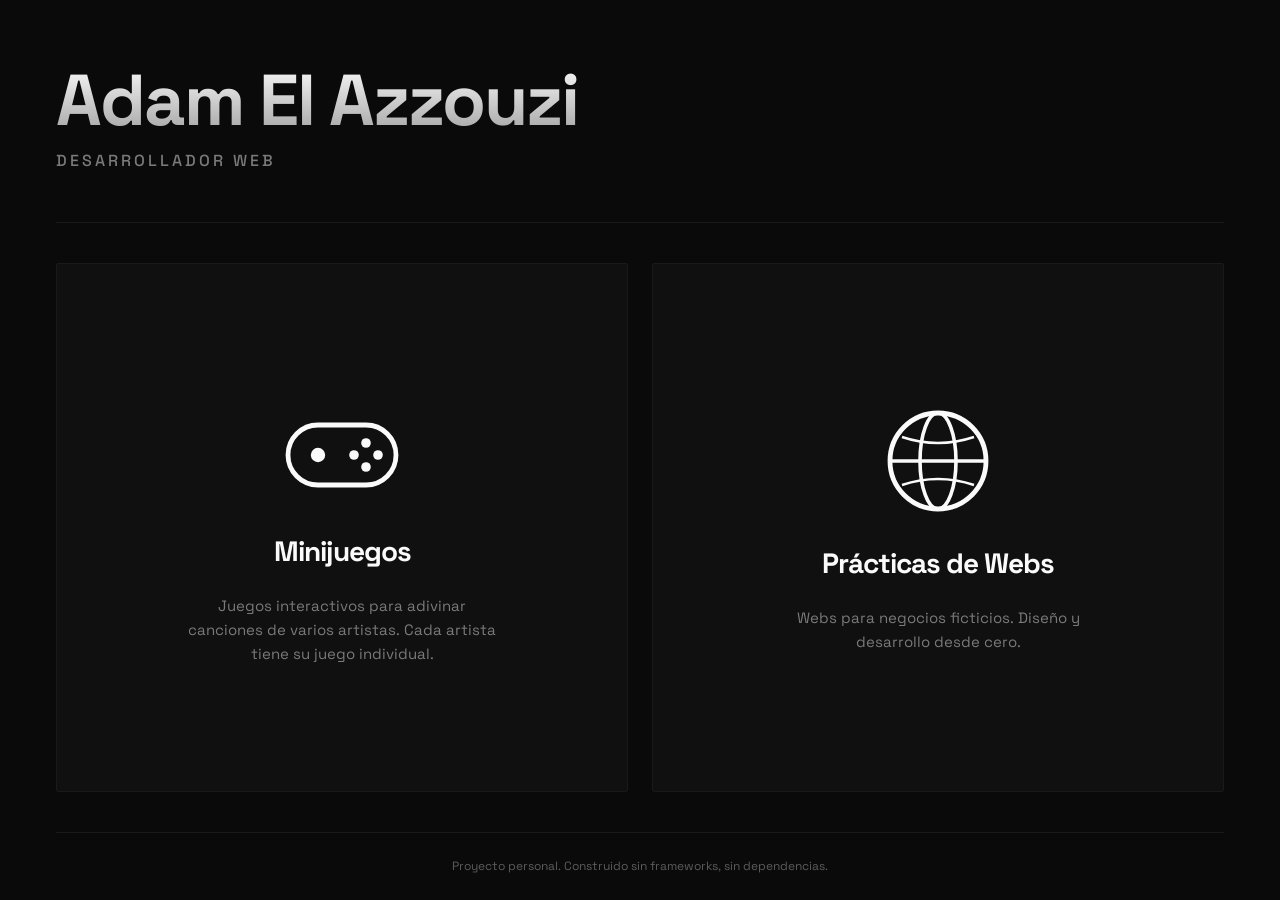
<file: index.html>
<!DOCTYPE html>
<html lang="es">
<head>
    <meta charset="UTF-8">
    <meta name="viewport" content="width=device-width, initial-scale=1.0">
    <meta name="theme-color" content="#0a0a0a">
    <link rel="icon" href="data:image/svg+xml,%3Csvg xmlns='http://www.w3.org/2000/svg' viewBox='0 0 100 100'%3E%3Ctext y='.9em' font-size='90'%3E👤%3C/text%3E%3C/svg%3E">
    <title>Adam El Azzouzi</title>
    <link rel="stylesheet" href="styles/base.css">
    <link rel="stylesheet" href="styles/inicio.css">
</head>
<body>
    <div id="app"></div>
    <script type="module" src="src/app.js"></script>
</body>
</html>
</file>
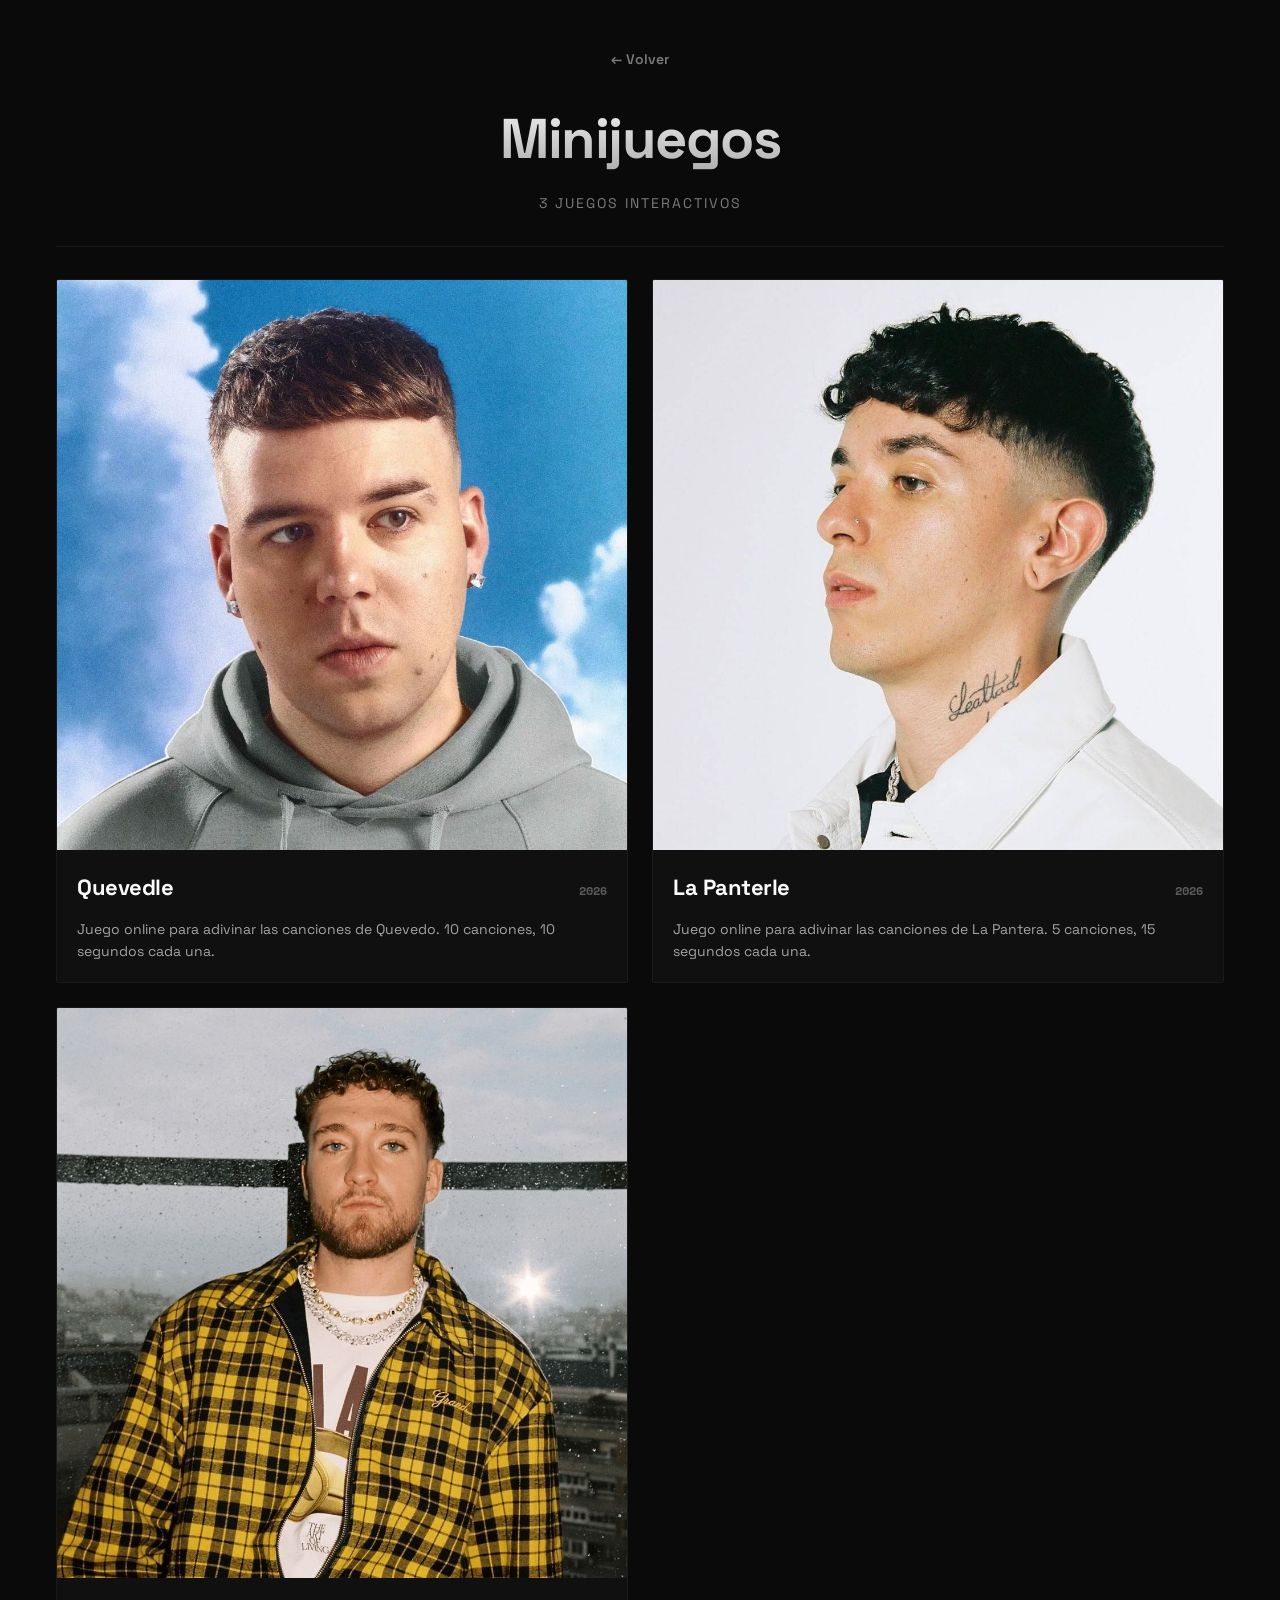
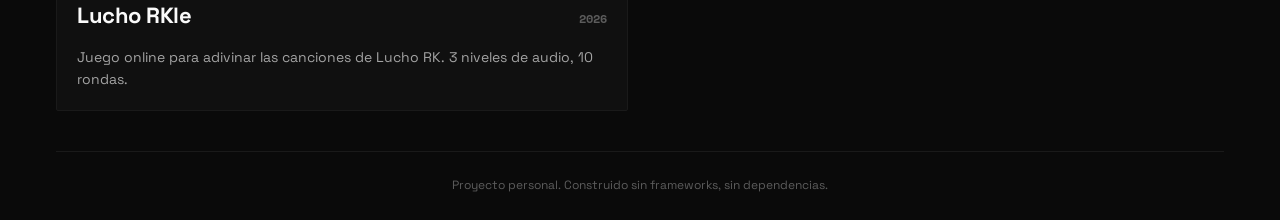
<file: minijuegos.html>
<!DOCTYPE html>
<html lang="es">
<head>
    <meta charset="UTF-8">
    <meta name="viewport" content="width=device-width, initial-scale=1.0">
    <meta name="theme-color" content="#0a0a0a">
    <link rel="icon" href="data:image/svg+xml,%3Csvg xmlns='http://www.w3.org/2000/svg' viewBox='0 0 100 100'%3E%3Ctext y='.9em' font-size='90'%3E👤%3C/text%3E%3C/svg%3E">
    <title>Minijuegos · Adam El Azzouzi</title>
    <link rel="stylesheet" href="styles/base.css">
    <link rel="stylesheet" href="styles/inicio.css">
    <link rel="stylesheet" href="styles/minijuegos.css">
</head>
<body>
    <div id="app"></div>
    <script type="module" src="src/app.js"></script>
</body>
</html>
</file>
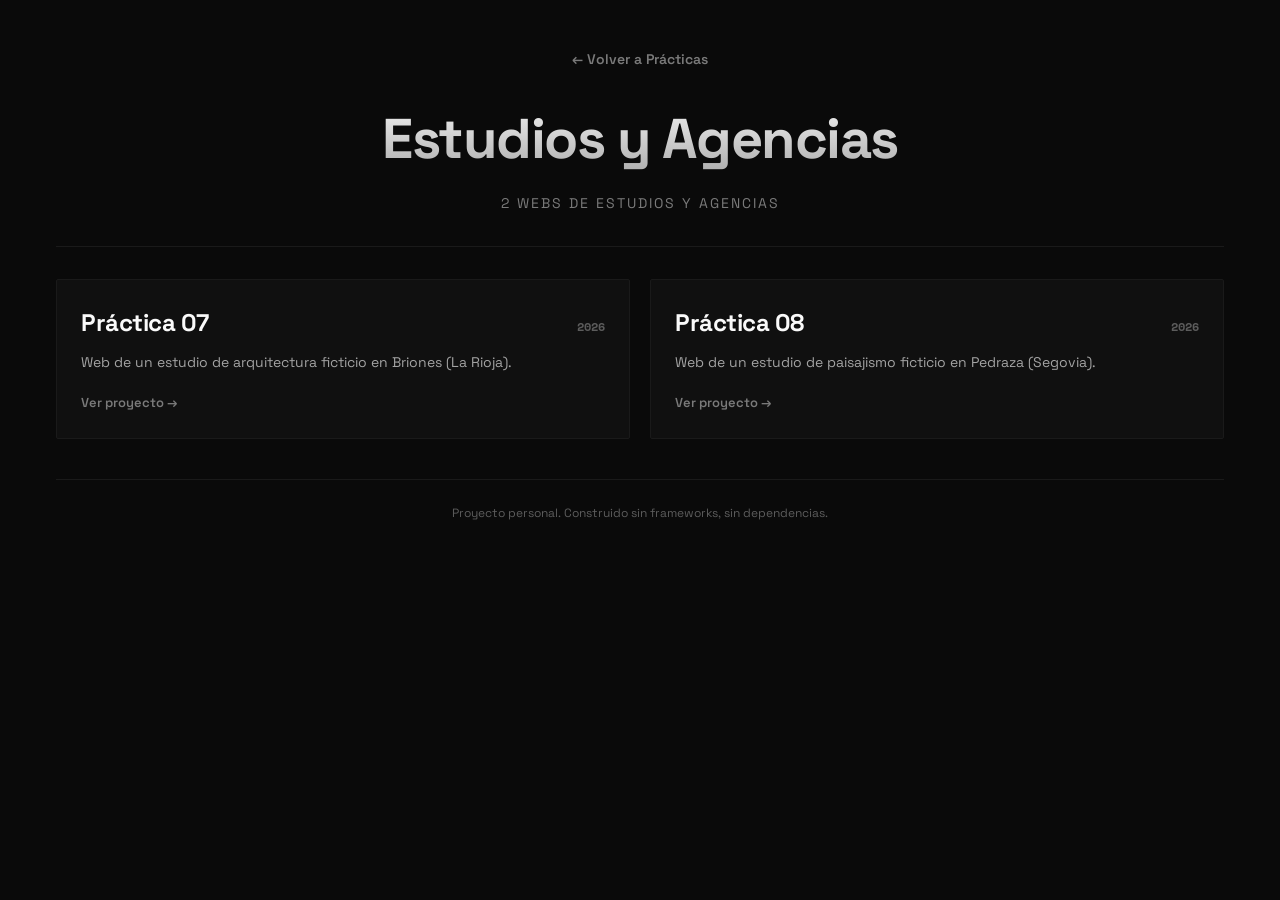
<file: practicas-estudios.html>
<!DOCTYPE html>
<html lang="es">
<head>
    <meta charset="UTF-8">
    <meta name="viewport" content="width=device-width, initial-scale=1.0">
    <meta name="theme-color" content="#0a0a0a">
    <link rel="icon" href="data:image/svg+xml,%3Csvg xmlns='http://www.w3.org/2000/svg' viewBox='0 0 100 100'%3E%3Ctext y='.9em' font-size='90'%3E👤%3C/text%3E%3C/svg%3E">    <title>Estudios y Agencias · Prácticas de Webs · Adam El Azzouzi</title>
    <link rel="stylesheet" href="styles/base.css">
    <link rel="stylesheet" href="styles/inicio.css">
    <link rel="stylesheet" href="styles/practicas-estudios.css">
</head>
<body>
    <div id="app"></div>
    <script type="module" src="src/app.js"></script>
</body>
</html>
</file>
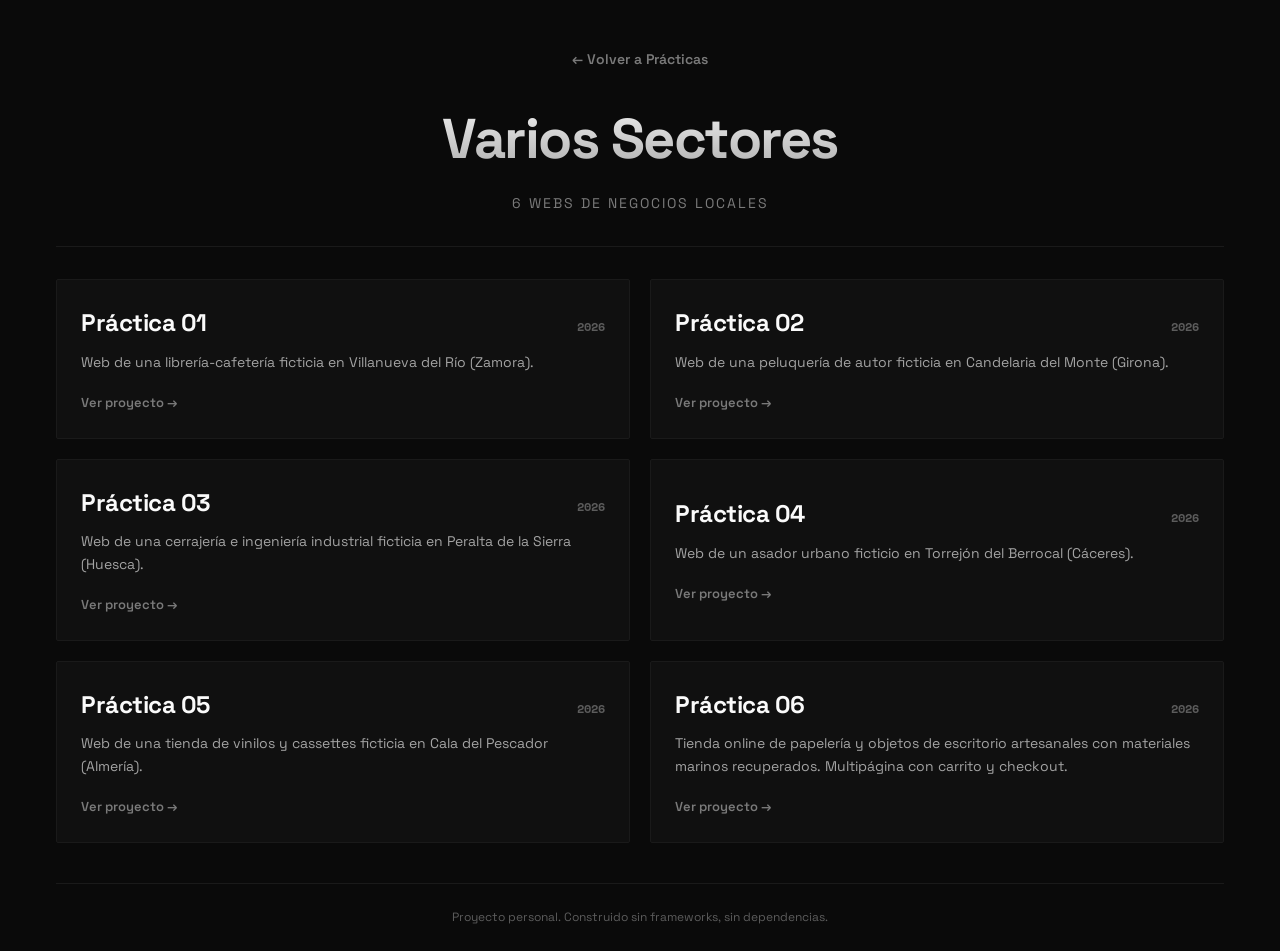
<file: practicas-generales.html>
<!DOCTYPE html>
<html lang="es">
<head>
    <meta charset="UTF-8">
    <meta name="viewport" content="width=device-width, initial-scale=1.0">
    <meta name="theme-color" content="#0a0a0a">
    <link rel="icon" href="data:image/svg+xml,%3Csvg xmlns='http://www.w3.org/2000/svg' viewBox='0 0 100 100'%3E%3Ctext y='.9em' font-size='90'%3E👤%3C/text%3E%3C/svg%3E">    <title>Varios Sectores · Prácticas de Webs · Adam El Azzouzi</title>
    <link rel="stylesheet" href="styles/base.css">
    <link rel="stylesheet" href="styles/inicio.css">
    <link rel="stylesheet" href="styles/practicas-generales.css">
</head>
<body>
    <div id="app"></div>
    <script type="module" src="src/app.js"></script>
</body>
</html>
</file>
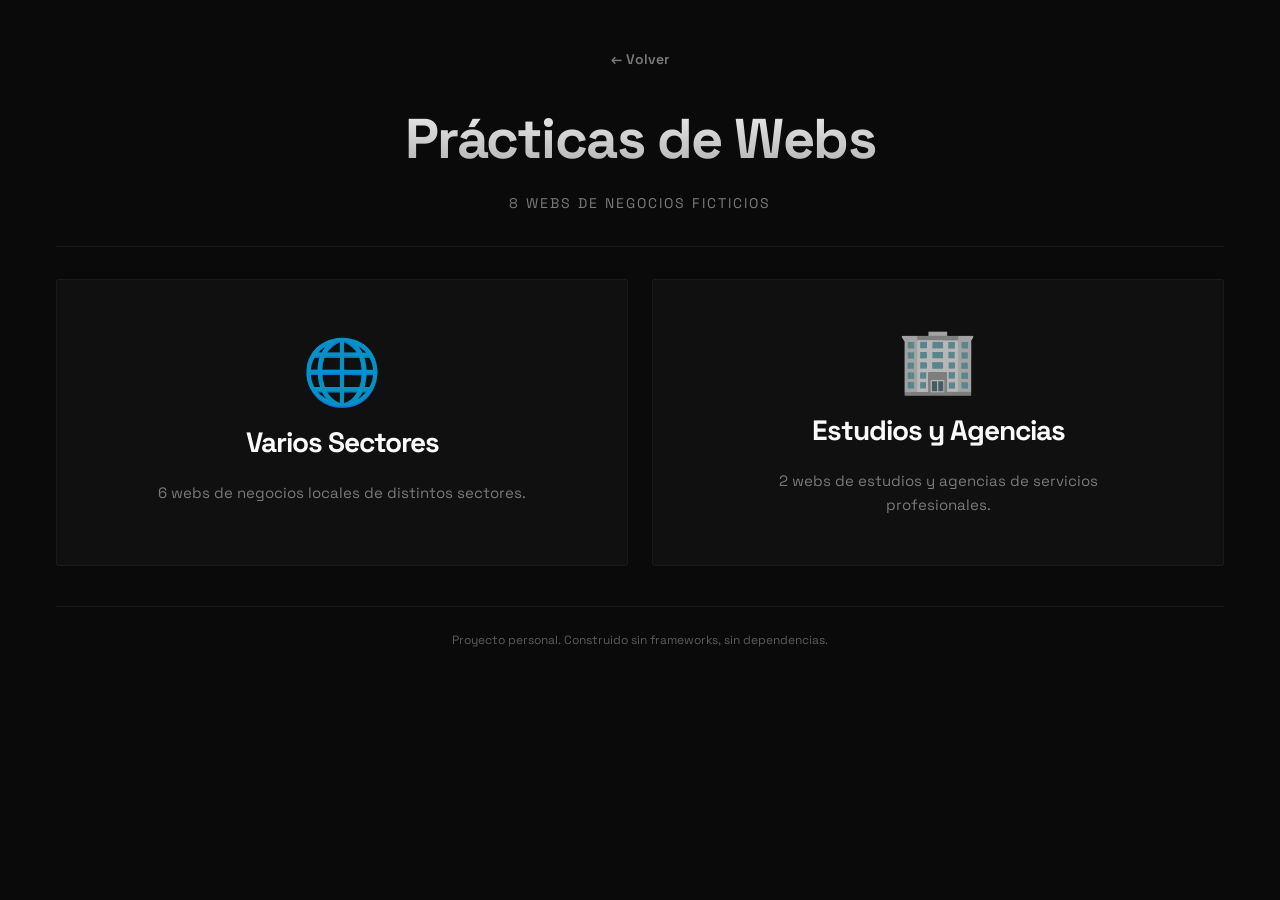
<file: practicas.html>
<!DOCTYPE html>
<html lang="es">
<head>
    <meta charset="UTF-8">
    <meta name="viewport" content="width=device-width, initial-scale=1.0">
    <meta name="theme-color" content="#0a0a0a">
    <link rel="icon" href="data:image/svg+xml,%3Csvg xmlns='http://www.w3.org/2000/svg' viewBox='0 0 100 100'%3E%3Ctext y='.9em' font-size='90'%3E👤%3C/text%3E%3C/svg%3E">    <title>Prácticas de Webs · Adam El Azzouzi</title>
    <link rel="stylesheet" href="styles/base.css">
    <link rel="stylesheet" href="styles/inicio.css">
    <link rel="stylesheet" href="styles/practicas.css">
</head>
<body>
    <div id="app"></div>
    <script type="module" src="src/app.js"></script>
</body>
</html>
</file>
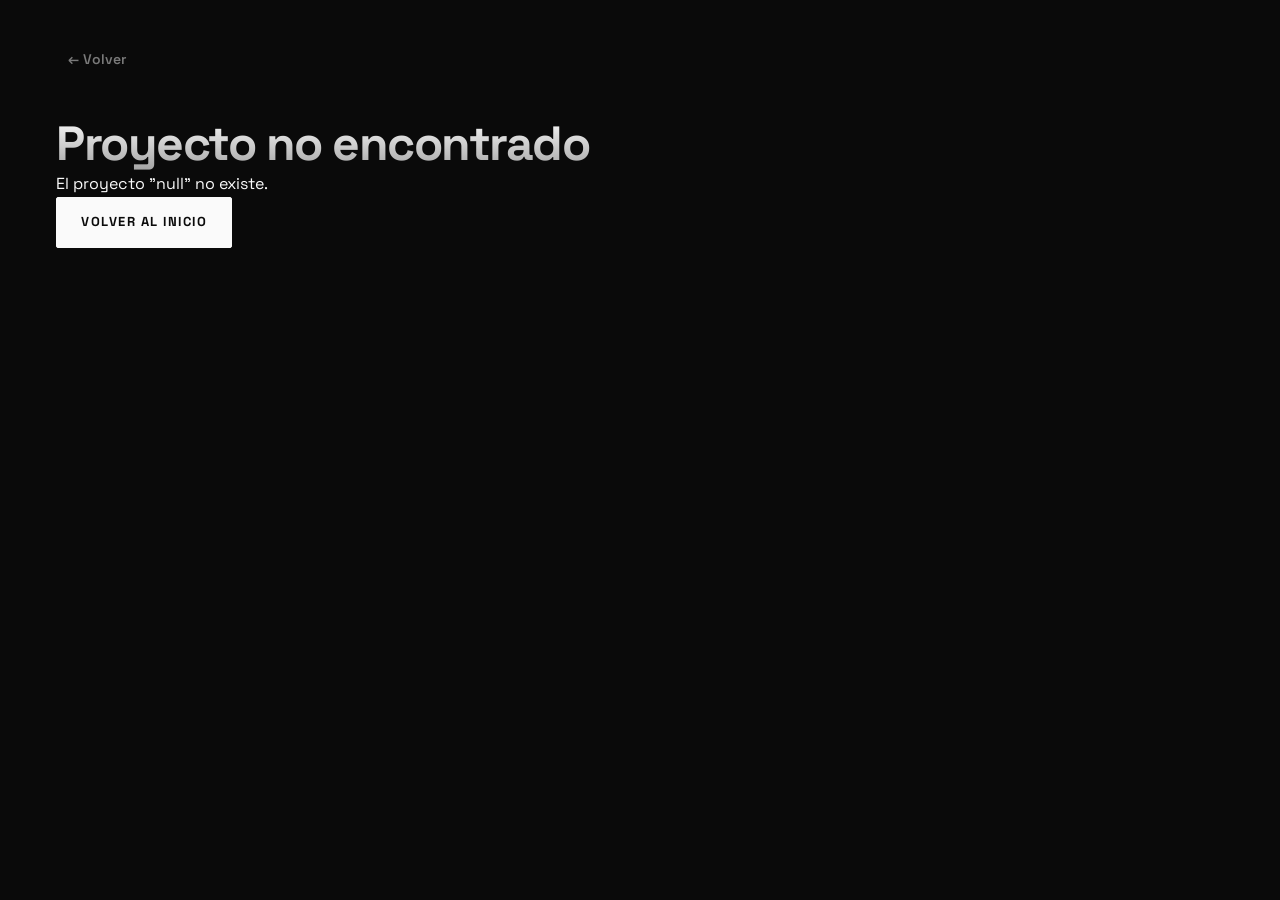
<file: proyecto.html>
<!DOCTYPE html>
<html lang="es">
<head>
    <meta charset="UTF-8">
    <meta name="viewport" content="width=device-width, initial-scale=1.0">
    <meta name="theme-color" content="#0a0a0a">
    <link rel="icon" href="data:image/svg+xml,%3Csvg xmlns='http://www.w3.org/2000/svg' viewBox='0 0 100 100'%3E%3Ctext y='.9em' font-size='90'%3E👤%3C/text%3E%3C/svg%3E">
    <title>Proyecto · Adam El Azzouzi</title>
    <link rel="stylesheet" href="styles/base.css">
    <link rel="stylesheet" href="styles/proyecto.css">
</head>
<body>
    <div id="app"></div>
    <script type="module" src="src/app.js"></script>
</body>
</html>
</file>
<file: styles/base.css>
/* ============================================
   BASE
   Reset + variables + tipografía
   ============================================ */

/* ============================================
   FUENTES
   ============================================ */
@font-face {
    font-family: 'Space Grotesk';
    src: url('../assets/fonts/SpaceGrotesk-Regular.woff2') format('woff2');
    font-weight: 400;
    font-style: normal;
    font-display: swap;
}

@font-face {
    font-family: 'Space Grotesk';
    src: url('../assets/fonts/SpaceGrotesk-Medium.woff2') format('woff2');
    font-weight: 500;
    font-style: normal;
    font-display: swap;
}

@font-face {
    font-family: 'Space Grotesk';
    src: url('../assets/fonts/SpaceGrotesk-SemiBold.woff2') format('woff2');
    font-weight: 600;
    font-style: normal;
    font-display: swap;
}

@font-face {
    font-family: 'Space Grotesk';
    src: url('../assets/fonts/SpaceGrotesk-Bold.woff2') format('woff2');
    font-weight: 700;
    font-style: normal;
    font-display: swap;
}

@font-face {
    font-family: 'Space Mono';
    src: url('../assets/fonts/SpaceMono-Regular.woff2') format('woff2');
    font-weight: 400;
    font-style: normal;
    font-display: swap;
}

@font-face {
    font-family: 'Space Mono';
    src: url('../assets/fonts/SpaceMono-Bold.woff2') format('woff2');
    font-weight: 700;
    font-style: normal;
    font-display: swap;
}

/* ============================================
   VARIABLES
   ============================================ */
:root {
    /* Colores base */
    --negro: #0a0a0a;
    --gris-950: #101010;
    --gris-900: #141414;
    --gris-850: #1a1a1a;
    --gris-800: #202020;
    --gris-700: #2e2e2e;
    --gris-600: #404040;
    --gris-500: #5c5c5c;
    --gris-400: #7a7a7a;
    --gris-300: #a3a3a3;
    --gris-200: #cccccc;
    --gris-100: #e5e5e5;
    --blanco: #fafafa;

    /* Estados */
    --exito: #10b981;
    --error: #ef4444;
    --aviso: #f59e0b;

    /* Tipografía */
    --fuente-sans: 'Space Grotesk', -apple-system, BlinkMacSystemFont, 'Segoe UI', Roboto, sans-serif;
    --fuente-mono: 'Space Mono', 'SF Mono', Monaco, 'Courier New', monospace;

    /* Espaciado */
    --esp-1: 4px;
    --esp-2: 8px;
    --esp-3: 12px;
    --esp-4: 16px;
    --esp-5: 20px;
    --esp-6: 24px;
    --esp-8: 32px;
    --esp-10: 40px;
    --esp-12: 48px;
    --esp-16: 64px;

    /* Radios (más cuadrados que en Quevedle) */
    --radio-sm: 0px;
    --radio-md: 2px;
    --radio-lg: 2px;
    --radio-full: 999px;

    /* Transiciones */
    --transicion: 0.25s cubic-bezier(0.16, 1, 0.3, 1);
}

/* ============================================
   RESET
   ============================================ */
* {
    margin: 0;
    padding: 0;
    box-sizing: border-box;
}

html {
    scroll-behavior: smooth;
    -webkit-text-size-adjust: 100%;
}

body {
    font-family: var(--fuente-sans);
    background: var(--negro);
    color: var(--blanco);
    min-height: 100vh;
    line-height: 1.6;
    -webkit-font-smoothing: antialiased;
    -moz-osx-font-smoothing: grayscale;
    overflow-x: hidden;
}

#app {
    max-width: 1200px;
    margin: 0 auto;
    padding: var(--esp-6) var(--esp-4);
    min-height: 100vh;
    display: flex;
    flex-direction: column;
}

/* ============================================
   BOTONES
   ============================================ */
button {
    font-family: inherit;
    cursor: pointer;
    border: none;
    background: none;
    color: inherit;
}

a {
    color: inherit;
    text-decoration: none;
}

/* ============================================
   SCROLLBAR
   ============================================ */
::-webkit-scrollbar {
    width: 8px;
    height: 8px;
}

::-webkit-scrollbar-track {
    background: var(--negro);
}

::-webkit-scrollbar-thumb {
    background: var(--gris-700);
}

::-webkit-scrollbar-thumb:hover {
    background: var(--gris-500);
}

/* ============================================
   SELECCIÓN
   ============================================ */
::selection {
    background: var(--blanco);
    color: var(--negro);
}

/* ============================================
   UTILIDAD
   ============================================ */
.oculto {
    display: none !important;
}
</file>
<file: styles/inicio.css>
/* ============================================
   HOME DEL PORTFOLIO
   ============================================ */

.inicio-header {
    padding: var(--esp-10) 0 var(--esp-12);
    border-bottom: 1px solid var(--gris-850);
    margin-bottom: var(--esp-10);
}

.inicio-titulo {
    font-size: 56px;
    font-weight: 900;
    letter-spacing: -2px;
    line-height: 1;
    margin-bottom: var(--esp-3);
    background: linear-gradient(180deg, var(--blanco) 0%, var(--gris-300) 100%);
    -webkit-background-clip: text;
    -webkit-text-fill-color: transparent;
    background-clip: text;
}

.inicio-subtitulo {
    font-size: 16px;
    color: var(--gris-400);
    font-weight: 500;
    text-transform: uppercase;
    letter-spacing: 3px;
}

/* ============================================
   SECCIONES (2 tarjetas grandes)
   ============================================ */
.inicio-secciones {
    flex: 1;
    display: grid;
    grid-template-columns: 1fr;
    gap: var(--esp-6);
    margin-bottom: var(--esp-10);
}

.seccion-card {
    display: flex;
    flex-direction: column;
    align-items: center;
    justify-content: center;
    gap: var(--esp-5);
    padding: var(--esp-10) var(--esp-6);
    background: var(--gris-950);
    border: 1px solid var(--gris-850);
    border-radius: var(--radio-md);
    text-align: center;
    color: var(--blanco);
    transition: all var(--transicion);
    text-decoration: none;
    min-height: 320px;
}

.seccion-card:hover {
    border-color: var(--gris-600);
    background: var(--gris-900);
    transform: translateY(-4px);
}

.seccion-icono {
    width: 120px;
    height: 120px;
    color: var(--blanco);
    transition: transform var(--transicion);
}

.seccion-card:hover .seccion-icono {
    transform: scale(1.05);
}

.seccion-icono svg {
    width: 100%;
    height: 100%;
}

.seccion-titulo {
    font-size: 28px;
    font-weight: 900;
    letter-spacing: -1px;
    margin: 0;
    color: var(--blanco);
}

.seccion-descripcion {
    font-size: 15px;
    color: var(--gris-400);
    line-height: 1.6;
    max-width: 320px;
    margin: 0;
}

/* ============================================
   FOOTER
   ============================================ */
.inicio-footer {
    padding-top: var(--esp-6);
    border-top: 1px solid var(--gris-850);
    text-align: center;
}

.inicio-footer p {
    font-size: 12px;
    color: var(--gris-500);
}

/* ============================================
   RESPONSIVE
   ============================================ */
@media (min-width: 700px) {
    .inicio-secciones {
        grid-template-columns: repeat(2, 1fr);
    }

    .inicio-titulo {
        font-size: 72px;
    }
}

@media (max-width: 600px) {
    .inicio-titulo {
        font-size: 40px;
    }

    .inicio-header {
        padding: var(--esp-8) 0 var(--esp-10);
    }

    .seccion-card {
        padding: var(--esp-8) var(--esp-5);
        min-height: 260px;
    }

    .seccion-icono {
        width: 90px;
        height: 90px;
    }

    .seccion-titulo {
        font-size: 24px;
    }
}
</file>
<file: styles/minijuegos.css>
/* ============================================
   PÁGINA DE MINIJUEGOS
   ============================================ */

.seccion-header {
    padding: var(--esp-4) 0 var(--esp-8);
    border-bottom: 1px solid var(--gris-850);
    margin-bottom: var(--esp-8);
    text-align: center;
}

.seccion-volver {
    display: inline-block;
    font-size: 14px;
    font-weight: 600;
    color: var(--gris-400);
    padding: 8px 12px;
    border-radius: var(--radio-sm);
    transition: all var(--transicion);
    margin-bottom: var(--esp-4);
}

.seccion-volver:hover {
    color: var(--blanco);
    background: var(--gris-900);
}

.seccion-titulo-header {
    font-size: 40px;
    font-weight: 900;
    letter-spacing: -1.5px;
    margin: 0 0 var(--esp-2);
    background: linear-gradient(180deg, var(--blanco) 0%, var(--gris-300) 100%);
    -webkit-background-clip: text;
    -webkit-text-fill-color: transparent;
    background-clip: text;
}

.seccion-subtitulo-header {
    font-size: 14px;
    color: var(--gris-400);
    margin: 0;
    text-transform: uppercase;
    letter-spacing: 2px;
}

/* ============================================
   GRID DE PROYECTOS
   ============================================ */
.proyectos-grid {
    display: grid;
    grid-template-columns: 1fr;
    gap: var(--esp-6);
    margin-bottom: var(--esp-10);
}

/* ============================================
   TARJETA DE PROYECTO
   ============================================ */
.proyecto-card {
    background: var(--gris-950);
    border: 1px solid var(--gris-850);
    border-radius: var(--radio-md);
    overflow: hidden;
    cursor: pointer;
    transition: all var(--transicion);
}

.proyecto-card:hover {
    border-color: var(--gris-600);
    transform: translateY(-4px);
    background: var(--gris-900);
}

.proyecto-visual {
    position: relative;
    width: 100%;
    aspect-ratio: 1 / 1;
    background: var(--gris-900);
    overflow: hidden;
}

.proyecto-imagen {
    width: 100%;
    height: 100%;
    object-fit: cover;
    display: block;
}

.proyecto-carrusel {
    position: relative;
    width: 100%;
    height: 100%;
}

.proyecto-carrusel img {
    position: absolute;
    top: 0;
    left: 0;
    width: 100%;
    height: 100%;
    object-fit: cover;
    opacity: 0;
    transition: opacity 0.8s ease-in-out;
}

.proyecto-carrusel img.activa {
    opacity: 1;
}

.proyecto-info {
    padding: var(--esp-5);
}

.proyecto-header {
    display: flex;
    justify-content: space-between;
    align-items: baseline;
    margin-bottom: var(--esp-3);
    gap: var(--esp-3);
}

.proyecto-nombre {
    font-size: 22px;
    font-weight: 800;
    letter-spacing: -0.5px;
    color: var(--blanco);
    margin: 0;
}

.proyecto-año {
    font-family: var(--fuente-mono);
    font-size: 12px;
    font-weight: 700;
    color: var(--gris-500);
    flex-shrink: 0;
}

.proyecto-descripcion {
    font-size: 14px;
    color: var(--gris-300);
    line-height: 1.6;
    margin: 0;
}

/* ============================================
   RESPONSIVE
   ============================================ */
@media (min-width: 700px) {
    .proyectos-grid {
        grid-template-columns: repeat(2, 1fr);
    }

    .seccion-titulo-header {
        font-size: 56px;
    }
}

@media (max-width: 600px) {
    .seccion-titulo-header {
        font-size: 32px;
    }

    .proyecto-nombre {
        font-size: 20px;
    }

    .proyecto-info {
        padding: var(--esp-4);
    }
}
</file>
<file: styles/practicas-estudios.css>
/* ============================================
   PRÁCTICAS DE WEBS · ESTUDIOS Y AGENCIAS
   ============================================ */

.seccion-header {
    padding: var(--esp-4) 0 var(--esp-8);
    border-bottom: 1px solid var(--gris-850);
    margin-bottom: var(--esp-8);
    text-align: center;
}

.seccion-volver {
    display: inline-block;
    font-size: 14px;
    font-weight: 600;
    color: var(--gris-400);
    padding: 8px 12px;
    border-radius: var(--radio-sm);
    transition: all var(--transicion);
    margin-bottom: var(--esp-4);
}

.seccion-volver:hover {
    color: var(--blanco);
    background: var(--gris-900);
}

.seccion-titulo-header {
    font-size: 40px;
    font-weight: 900;
    letter-spacing: -1.5px;
    margin: 0 0 var(--esp-2);
    background: linear-gradient(180deg, var(--blanco) 0%, var(--gris-300) 100%);
    -webkit-background-clip: text;
    -webkit-text-fill-color: transparent;
    background-clip: text;
}

.seccion-subtitulo-header {
    font-size: 14px;
    color: var(--gris-400);
    margin: 0;
    text-transform: uppercase;
    letter-spacing: 2px;
}

/* ============================================
   ESTADO VACÍO
   ============================================ */
.practicas-vacio {
    grid-column: 1 / -1;
    display: flex;
    flex-direction: column;
    align-items: center;
    justify-content: center;
    gap: var(--esp-4);
    padding: var(--esp-12) var(--esp-6);
    background: var(--gris-950);
    border: 1px dashed var(--gris-800);
    border-radius: var(--radio-md);
    text-align: center;
}

.practicas-vacio-icono {
    font-size: 72px;
    line-height: 1;
    opacity: 0.5;
}

.practicas-vacio-titulo {
    font-size: 24px;
    font-weight: 800;
    color: var(--gris-300);
    margin: 0;
}

.practicas-vacio-descripcion {
    font-size: 15px;
    color: var(--gris-500);
    max-width: 400px;
    margin: 0;
    line-height: 1.6;
}

/* ============================================
   TARJETA RECTANGULAR PARA PRÁCTICAS
   ============================================ */
.practicas-grid {
    display: grid;
    grid-template-columns: 1fr;
    gap: var(--esp-5);
    margin-bottom: var(--esp-10);
}

.proyecto-card-practica {
    background: var(--gris-950);
    border: 1px solid var(--gris-850);
    border-radius: var(--radio-md);
    overflow: hidden;
    cursor: pointer;
    transition: all var(--transicion);
    padding: var(--esp-6);
    display: flex;
    align-items: center;
}

.proyecto-card-practica:hover {
    border-color: var(--gris-600);
    background: var(--gris-900);
    transform: translateY(-4px);
}

.proyecto-info-practica {
    display: flex;
    flex-direction: column;
    gap: var(--esp-2);
    width: 100%;
}

.proyecto-header-practica {
    display: flex;
    justify-content: space-between;
    align-items: baseline;
    gap: var(--esp-3);
}

.proyecto-info-practica .proyecto-nombre {
    font-size: 24px;
    font-weight: 800;
    letter-spacing: -0.5px;
    color: var(--blanco);
    margin: 0;
}

.proyecto-info-practica .proyecto-año {
    font-family: var(--fuente-mono);
    font-size: 12px;
    font-weight: 700;
    color: var(--gris-500);
    flex-shrink: 0;
}

.proyecto-info-practica .proyecto-descripcion {
    font-size: 14px;
    color: var(--gris-300);
    line-height: 1.6;
    margin: 0;
}

.proyecto-ver {
    font-size: 13px;
    font-weight: 600;
    color: var(--gris-400);
    margin-top: var(--esp-3);
    transition: color var(--transicion);
}

.proyecto-card-practica:hover .proyecto-ver {
    color: var(--blanco);
}

/* ============================================
   RESPONSIVE
   ============================================ */
@media (min-width: 700px) {
    .practicas-grid {
        grid-template-columns: repeat(2, 1fr);
    }

    .seccion-titulo-header {
        font-size: 56px;
    }
}

@media (max-width: 600px) {
    .seccion-titulo-header {
        font-size: 32px;
    }

    .proyecto-card-practica {
        padding: var(--esp-5);
    }

    .proyecto-info-practica .proyecto-nombre {
        font-size: 20px;
    }
}
</file>
<file: styles/practicas-generales.css>
/* ============================================
   PRÁCTICAS DE WEBS · VARIOS SECTORES
   ============================================ */

.seccion-header {
    padding: var(--esp-4) 0 var(--esp-8);
    border-bottom: 1px solid var(--gris-850);
    margin-bottom: var(--esp-8);
    text-align: center;
}

.seccion-volver {
    display: inline-block;
    font-size: 14px;
    font-weight: 600;
    color: var(--gris-400);
    padding: 8px 12px;
    border-radius: var(--radio-sm);
    transition: all var(--transicion);
    margin-bottom: var(--esp-4);
}

.seccion-volver:hover {
    color: var(--blanco);
    background: var(--gris-900);
}

.seccion-titulo-header {
    font-size: 40px;
    font-weight: 900;
    letter-spacing: -1.5px;
    margin: 0 0 var(--esp-2);
    background: linear-gradient(180deg, var(--blanco) 0%, var(--gris-300) 100%);
    -webkit-background-clip: text;
    -webkit-text-fill-color: transparent;
    background-clip: text;
}

.seccion-subtitulo-header {
    font-size: 14px;
    color: var(--gris-400);
    margin: 0;
    text-transform: uppercase;
    letter-spacing: 2px;
}

/* ============================================
   TARJETA RECTANGULAR PARA PRÁCTICAS
   ============================================ */
.practicas-grid {
    display: grid;
    grid-template-columns: 1fr;
    gap: var(--esp-5);
    margin-bottom: var(--esp-10);
}

.proyecto-card-practica {
    background: var(--gris-950);
    border: 1px solid var(--gris-850);
    border-radius: var(--radio-md);
    overflow: hidden;
    cursor: pointer;
    transition: all var(--transicion);
    padding: var(--esp-6);
    display: flex;
    align-items: center;
}

.proyecto-card-practica:hover {
    border-color: var(--gris-600);
    background: var(--gris-900);
    transform: translateY(-4px);
}

.proyecto-info-practica {
    display: flex;
    flex-direction: column;
    gap: var(--esp-2);
    width: 100%;
}

.proyecto-header-practica {
    display: flex;
    justify-content: space-between;
    align-items: baseline;
    gap: var(--esp-3);
}

.proyecto-info-practica .proyecto-nombre {
    font-size: 24px;
    font-weight: 800;
    letter-spacing: -0.5px;
    color: var(--blanco);
    margin: 0;
}

.proyecto-info-practica .proyecto-año {
    font-family: var(--fuente-mono);
    font-size: 12px;
    font-weight: 700;
    color: var(--gris-500);
    flex-shrink: 0;
}

.proyecto-info-practica .proyecto-descripcion {
    font-size: 14px;
    color: var(--gris-300);
    line-height: 1.6;
    margin: 0;
}

.proyecto-ver {
    font-size: 13px;
    font-weight: 600;
    color: var(--gris-400);
    margin-top: var(--esp-3);
    transition: color var(--transicion);
}

.proyecto-card-practica:hover .proyecto-ver {
    color: var(--blanco);
}

/* ============================================
   RESPONSIVE
   ============================================ */
@media (min-width: 700px) {
    .practicas-grid {
        grid-template-columns: repeat(2, 1fr);
    }

    .seccion-titulo-header {
        font-size: 56px;
    }
}

@media (max-width: 600px) {
    .seccion-titulo-header {
        font-size: 32px;
    }

    .proyecto-card-practica {
        padding: var(--esp-5);
    }

    .proyecto-info-practica .proyecto-nombre {
        font-size: 20px;
    }
}
</file>
<file: styles/practicas.css>
/* ============================================
   HOME DE PRÁCTICAS DE WEBS
   ============================================ */

.seccion-header {
    padding: var(--esp-4) 0 var(--esp-8);
    border-bottom: 1px solid var(--gris-850);
    margin-bottom: var(--esp-8);
    text-align: center;
}

.seccion-volver {
    display: inline-block;
    font-size: 14px;
    font-weight: 600;
    color: var(--gris-400);
    padding: 8px 12px;
    border-radius: var(--radio-sm);
    transition: all var(--transicion);
    margin-bottom: var(--esp-4);
}

.seccion-volver:hover {
    color: var(--blanco);
    background: var(--gris-900);
}

.seccion-titulo-header {
    font-size: 40px;
    font-weight: 900;
    letter-spacing: -1.5px;
    margin: 0 0 var(--esp-2);
    background: linear-gradient(180deg, var(--blanco) 0%, var(--gris-300) 100%);
    -webkit-background-clip: text;
    -webkit-text-fill-color: transparent;
    background-clip: text;
}

.seccion-subtitulo-header {
    font-size: 14px;
    color: var(--gris-400);
    margin: 0;
    text-transform: uppercase;
    letter-spacing: 2px;
}

/* ============================================
   SECCIONES DE PRÁCTICAS (2 tarjetas grandes)
   ============================================ */
.practicas-secciones {
    display: grid;
    grid-template-columns: 1fr;
    gap: var(--esp-6);
    margin-bottom: var(--esp-10);
}

.practica-seccion-card {
    display: flex;
    flex-direction: column;
    align-items: center;
    justify-content: center;
    gap: var(--esp-4);
    padding: var(--esp-12) var(--esp-6);
    background: var(--gris-950);
    border: 1px solid var(--gris-850);
    border-radius: var(--radio-md);
    text-align: center;
    color: var(--blanco);
    transition: all var(--transicion);
    text-decoration: none;
    min-height: 280px;
}

.practica-seccion-card:hover {
    border-color: var(--gris-600);
    background: var(--gris-900);
    transform: translateY(-4px);
}

.practica-seccion-icono {
    font-size: 64px;
    line-height: 1;
    opacity: 0.8;
    transition: transform var(--transicion);
}

.practica-seccion-card:hover .practica-seccion-icono {
    transform: scale(1.05);
}

.practica-seccion-titulo {
    font-size: 28px;
    font-weight: 900;
    letter-spacing: -1px;
    margin: 0;
    color: var(--blanco);
}

.practica-seccion-descripcion {
    font-size: 15px;
    color: var(--gris-400);
    line-height: 1.6;
    max-width: 400px;
    margin: 0;
}

/* ============================================
   RESPONSIVE
   ============================================ */
@media (min-width: 700px) {
    .practicas-secciones {
        grid-template-columns: repeat(2, 1fr);
    }

    .seccion-titulo-header {
        font-size: 56px;
    }
}

@media (max-width: 600px) {
    .seccion-titulo-header {
        font-size: 32px;
    }

    .practica-seccion-card {
        padding: var(--esp-8) var(--esp-5);
        min-height: 240px;
    }

    .practica-seccion-icono {
        font-size: 48px;
    }

    .practica-seccion-titulo {
        font-size: 24px;
    }
}
</file>
<file: styles/proyecto.css>
/* ============================================
   PÁGINA DE PROYECTO INDIVIDUAL
   ============================================ */

/* ============================================
   HEADER
   ============================================ */
.proyecto-header {
    padding: var(--esp-4) 0;
    margin-bottom: var(--esp-6);
}

.proyecto-volver {
    font-size: 14px;
    font-weight: 600;
    color: var(--gris-400);
    padding: 8px 12px;
    border-radius: var(--radio-sm);
    transition: all var(--transicion);
    display: inline-block;
}

.proyecto-volver:hover {
    color: var(--blanco);
    background: var(--gris-900);
}

/* ============================================
   BANNER (grid de 2 columnas)
   ============================================ */
.proyecto-banner {
    display: grid;
    grid-template-columns: 1fr;
    gap: var(--esp-8);
    margin-bottom: var(--esp-10);
    align-items: start;
}

/* Banner sin visual: el texto ocupa todo el ancho, centrado y limitado */
.proyecto-banner-sin-visual {
    grid-template-columns: 1fr;
    max-width: 800px;
    margin-left: auto;
    margin-right: auto;
}

/* ============================================
   TEXTO DEL BANNER (izquierda)
   ============================================ */
.proyecto-banner-texto {
    display: flex;
    flex-direction: column;
}

.proyecto-header-info {
    display: flex;
    justify-content: space-between;
    align-items: baseline;
    gap: var(--esp-4);
    margin-bottom: var(--esp-4);
}

.proyecto-titulo {
    font-size: 48px;
    font-weight: 900;
    letter-spacing: -1.5px;
    line-height: 1.1;
    background: linear-gradient(180deg, var(--blanco) 0%, var(--gris-300) 100%);
    -webkit-background-clip: text;
    -webkit-text-fill-color: transparent;
    background-clip: text;
    margin: 0;
}

.proyecto-año {
    font-family: var(--fuente-mono);
    font-size: 13px;
    font-weight: 700;
    color: var(--gris-500);
    flex-shrink: 0;
}

.proyecto-descripcion-larga {
    font-size: 16px;
    color: var(--gris-300);
    line-height: 1.7;
    margin-bottom: var(--esp-6);
}

/* Stack */
.proyecto-stack {
    display: flex;
    flex-wrap: wrap;
    gap: var(--esp-2);
    margin-bottom: var(--esp-6);
}

.stack-tag {
    font-size: 11px;
    font-weight: 600;
    text-transform: uppercase;
    letter-spacing: 0.5px;
    padding: 4px 10px;
    background: var(--gris-950);
    border: 1px solid var(--gris-850);
    border-radius: var(--radio-sm);
    color: var(--gris-400);
}

/* Acciones */
.proyecto-acciones {
    display: flex;
    flex-wrap: wrap;
    gap: var(--esp-3);
}

.proyecto-btn {
    display: inline-flex;
    align-items: center;
    justify-content: center;
    padding: 14px 24px;
    font-size: 13px;
    font-weight: 700;
    text-transform: uppercase;
    letter-spacing: 1.5px;
    border-radius: var(--radio-md);
    transition: all var(--transicion);
    text-align: center;
    white-space: nowrap;
    text-decoration: none;
}

.proyecto-btn-primario {
    background: var(--blanco);
    color: var(--negro);
    border: 1px solid var(--blanco);
}

.proyecto-btn-primario:hover {
    background: var(--gris-100);
    transform: translateY(-2px);
    box-shadow: 0 10px 25px rgba(255, 255, 255, 0.15);
}

.proyecto-btn-secundario {
    background: transparent;
    color: var(--gris-300);
    border: 1px solid var(--gris-700);
}

.proyecto-btn-secundario:hover {
    border-color: var(--gris-500);
    color: var(--blanco);
    transform: translateY(-2px);
}

/* ============================================
   VISUAL DEL BANNER (derecha)
   ============================================ */
.proyecto-banner-visual {
    width: 100%;
    aspect-ratio: 1 / 1;
    background: var(--gris-900);
    border: 1px solid var(--gris-850);
    border-radius: var(--radio-md);
    overflow: hidden;
    position: relative;
}

/* Carrusel del banner */
.proyecto-banner-carrusel {
    position: relative;
    width: 100%;
    height: 100%;
}

.proyecto-banner-carrusel img {
    position: absolute;
    top: 0;
    left: 0;
    width: 100%;
    height: 100%;
    object-fit: cover;
    opacity: 0;
    transition: opacity 0.8s ease-in-out;
}

.proyecto-banner-carrusel img.activa {
    opacity: 1;
}

/* ============================================
   RESPONSIVE
   ============================================ */

/* Desktop ancho: 2 columnas (texto izq, visual der) */
@media (min-width: 800px) {
    .proyecto-banner:not(.proyecto-banner-sin-visual) {
        grid-template-columns: 1fr 1fr;
        gap: var(--esp-10);
    }
}

/* Móvil y tablet: apilado, visual arriba */
@media (max-width: 799px) {
    .proyecto-banner {
        grid-template-columns: 1fr;
    }

    .proyecto-banner-visual {
        order: -1; /* el visual va arriba */
        max-width: 400px;
        margin: 0 auto;
    }
}

/* Móvil pequeño */
@media (max-width: 600px) {
    .proyecto-titulo {
        font-size: 32px;
        letter-spacing: -1px;
    }

    .proyecto-header-info {
        flex-direction: column;
        align-items: flex-start;
        gap: var(--esp-2);
    }

    .proyecto-descripcion-larga {
        font-size: 15px;
    }

    .proyecto-acciones {
        flex-direction: column;
    }

    .proyecto-btn {
        width: 100%;
        padding: 14px 20px;
    }

    .proyecto-banner {
        gap: var(--esp-6);
        margin-bottom: var(--esp-8);
    }
}
</file>
